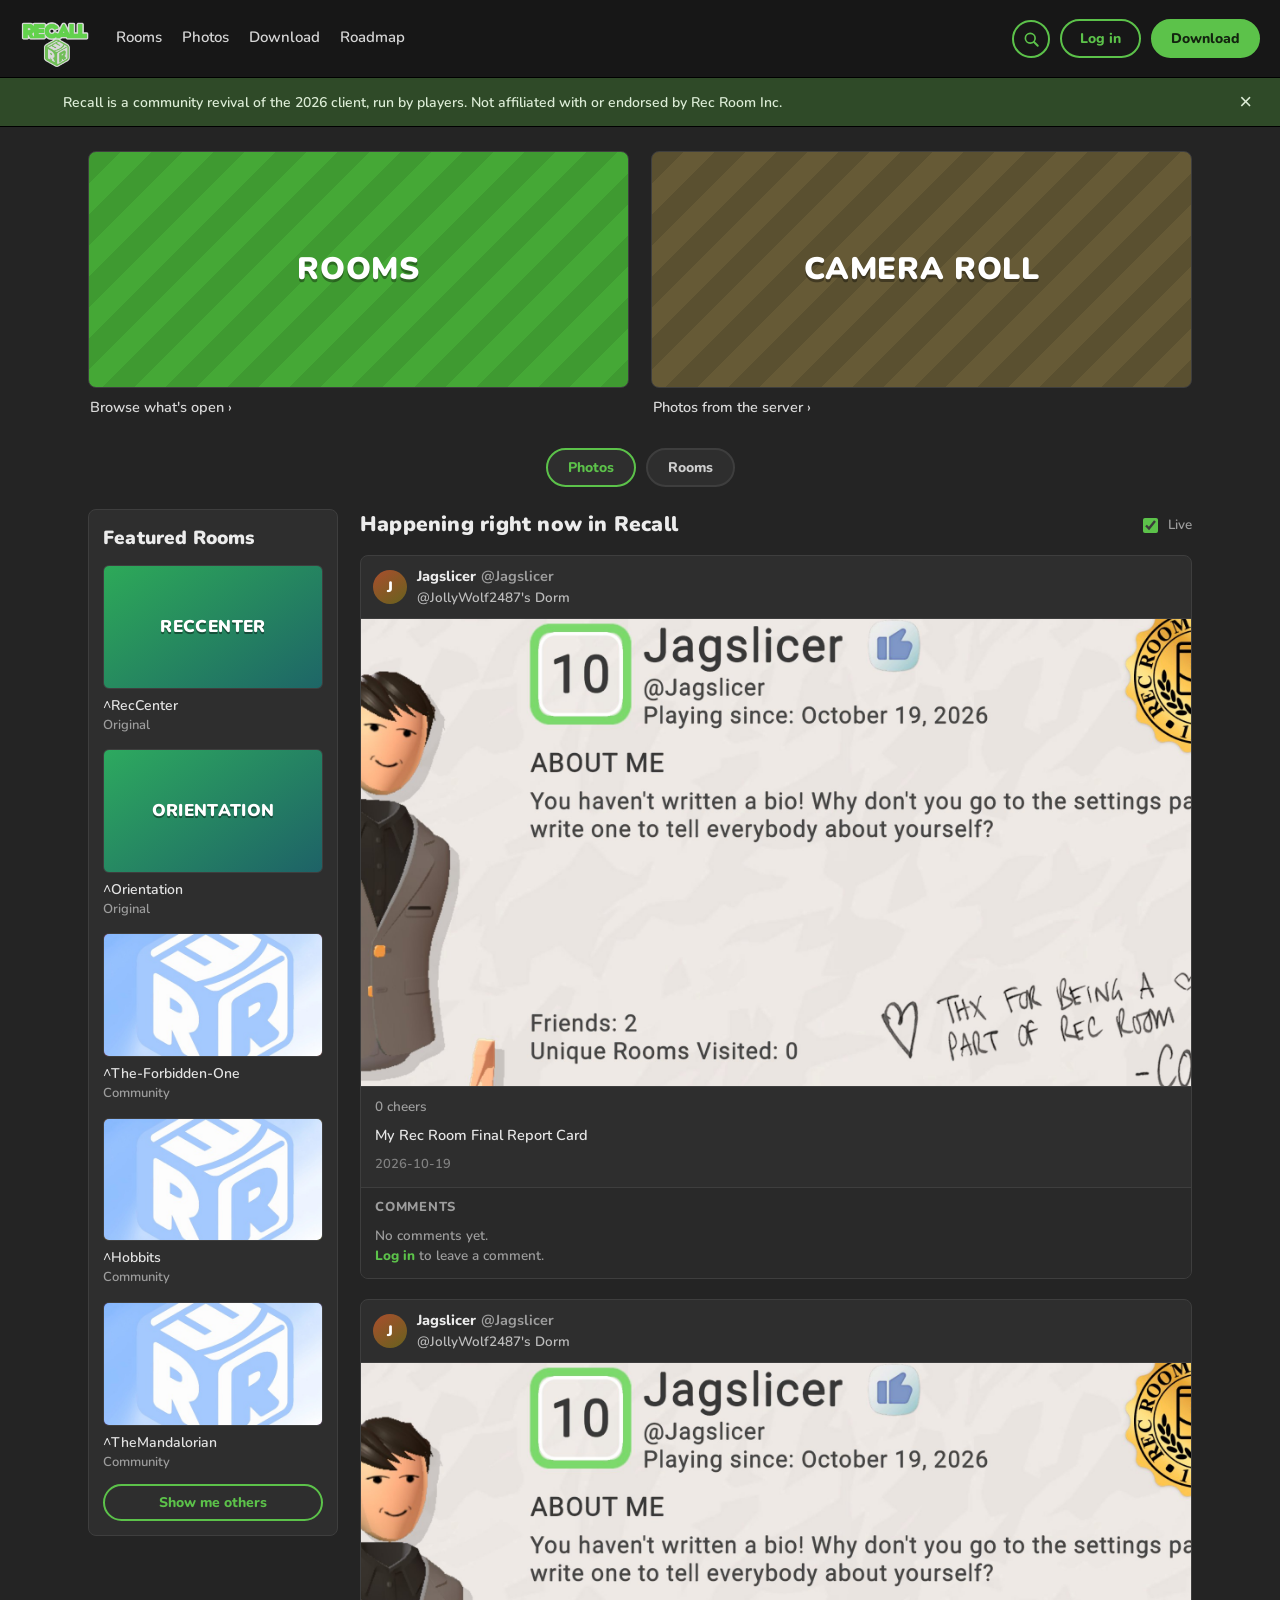
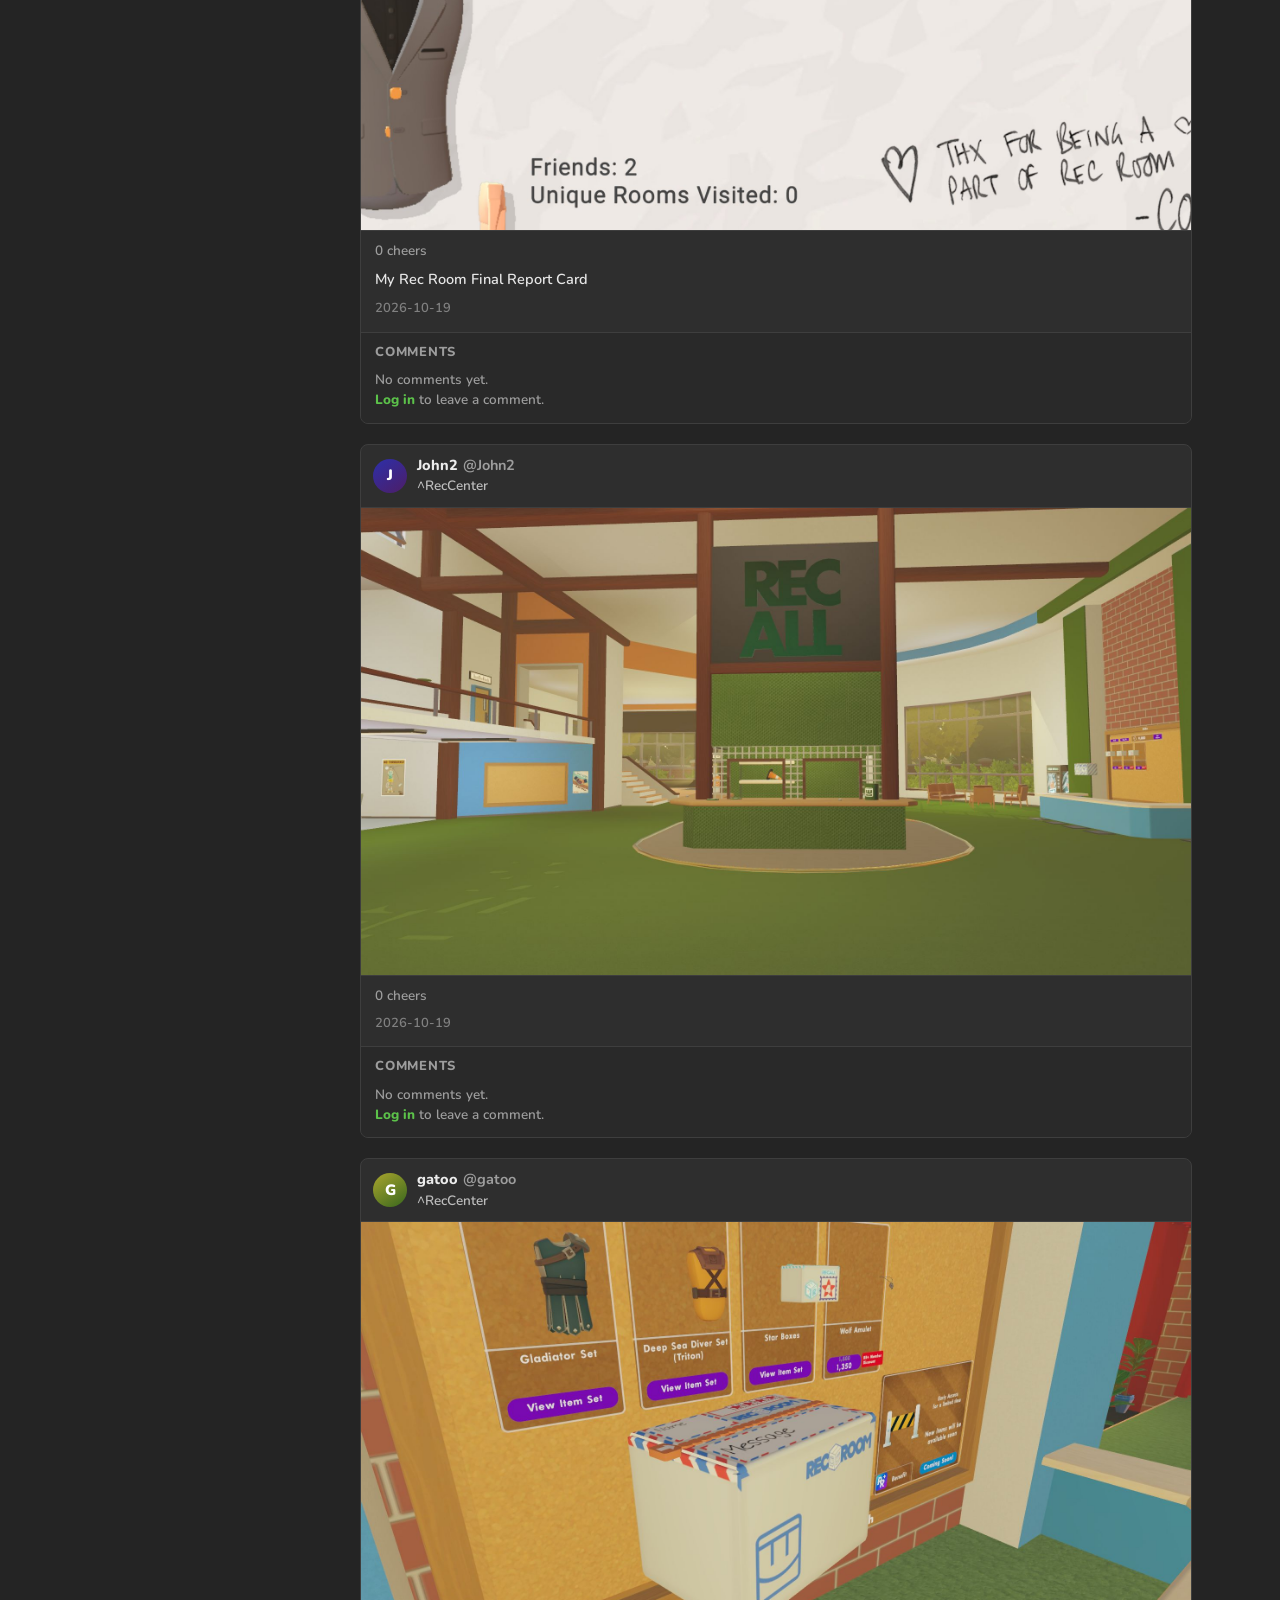
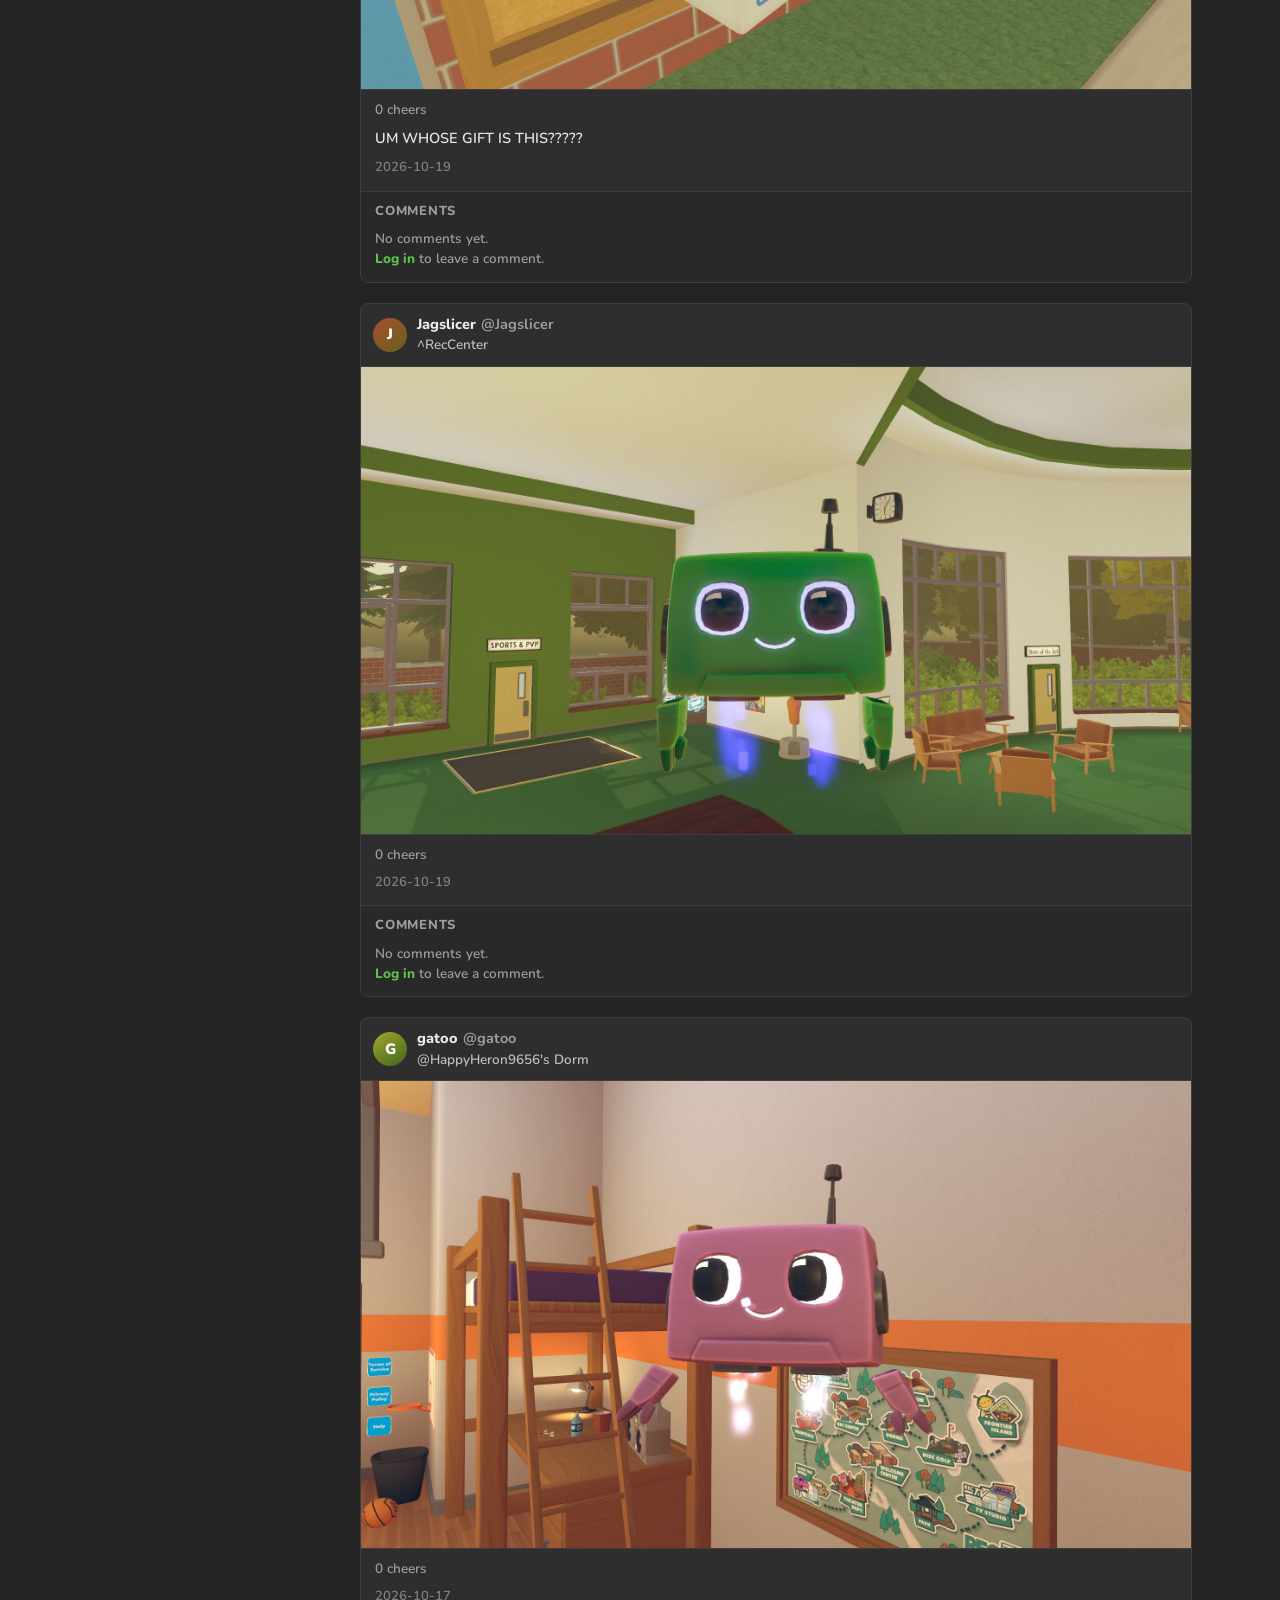
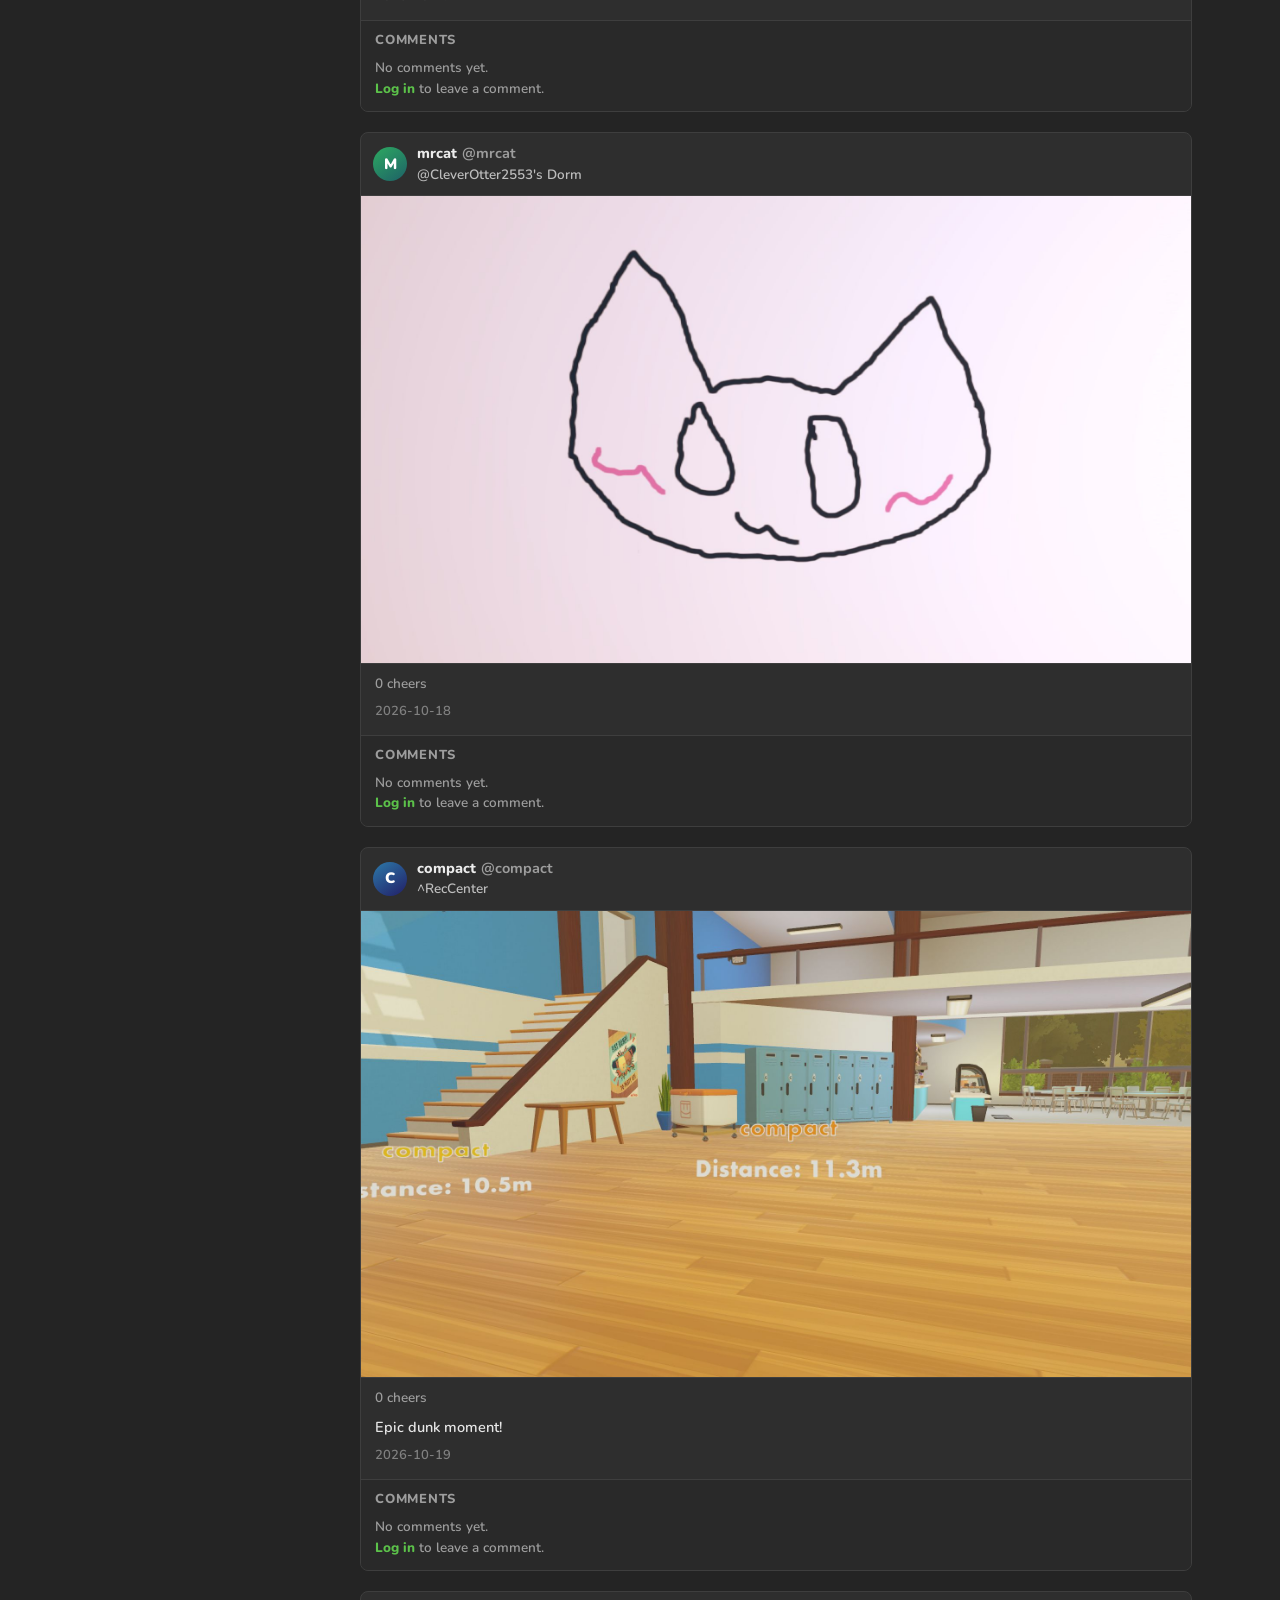
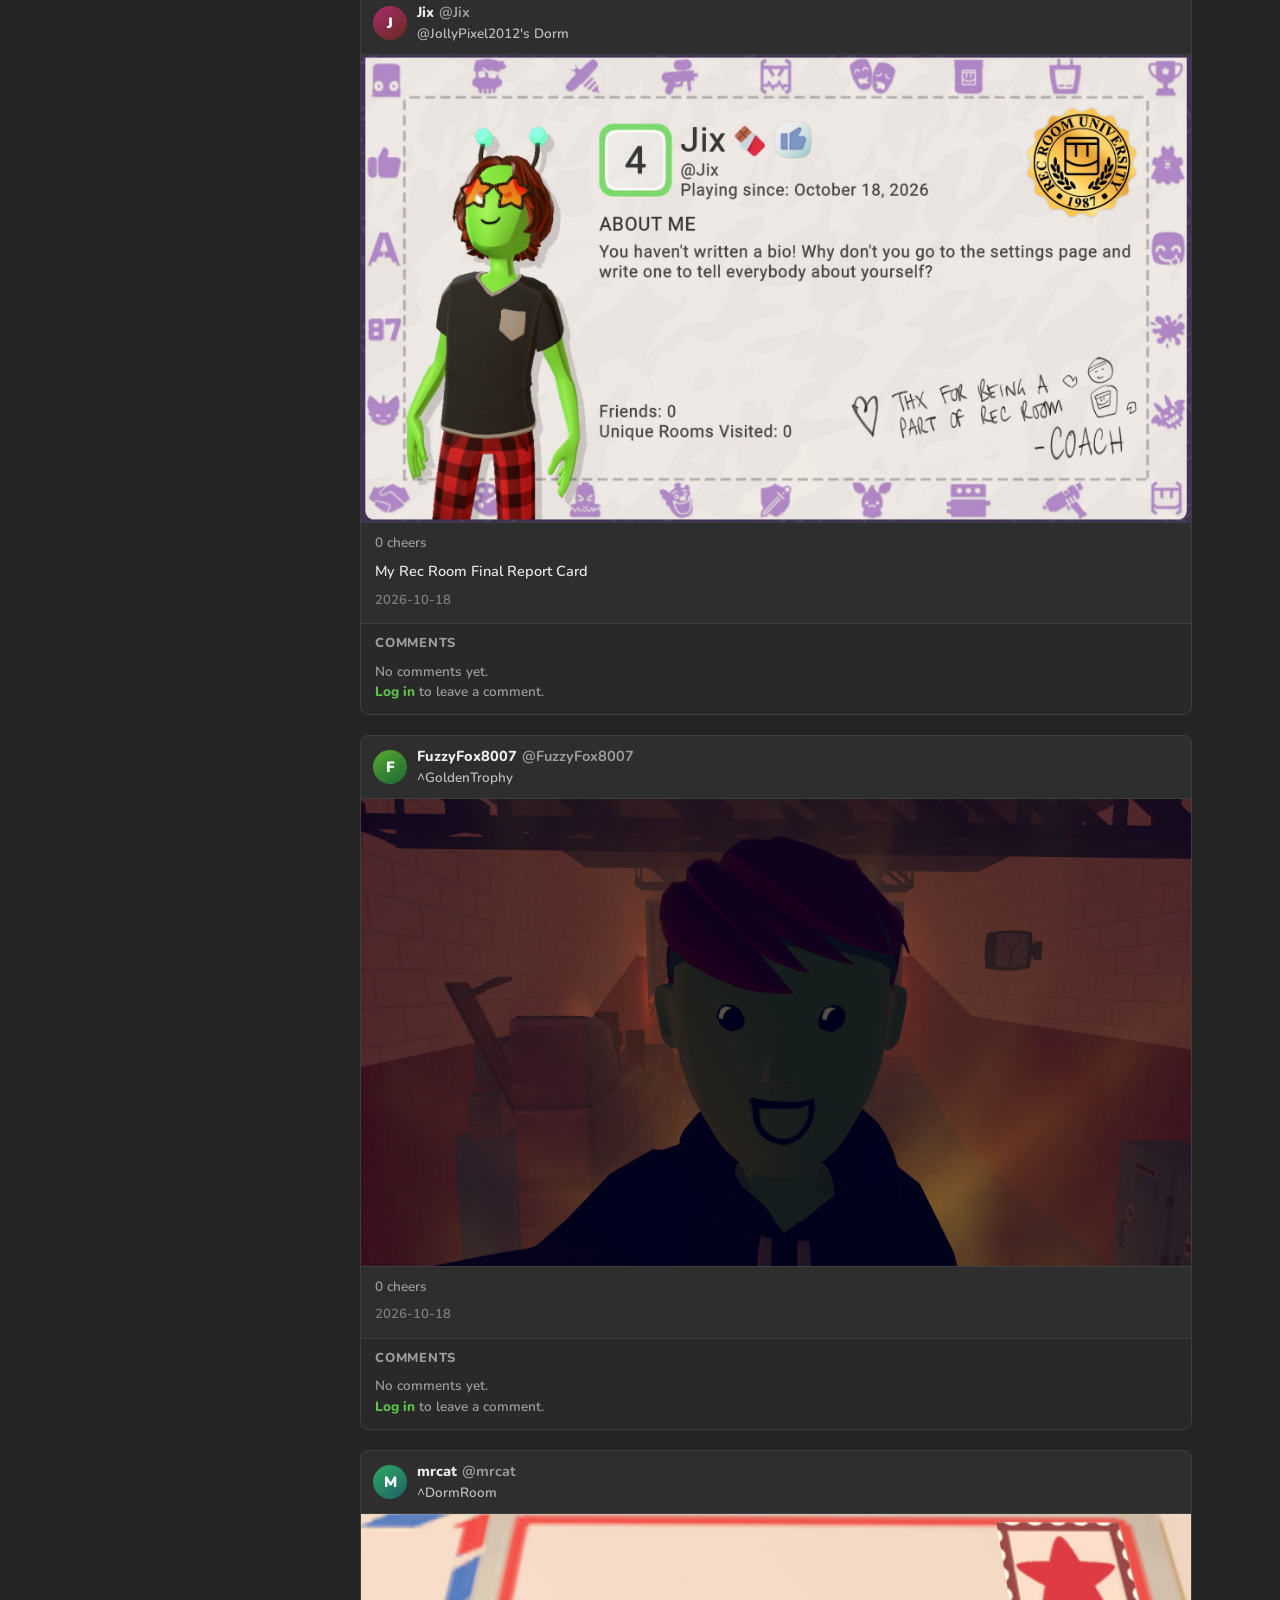
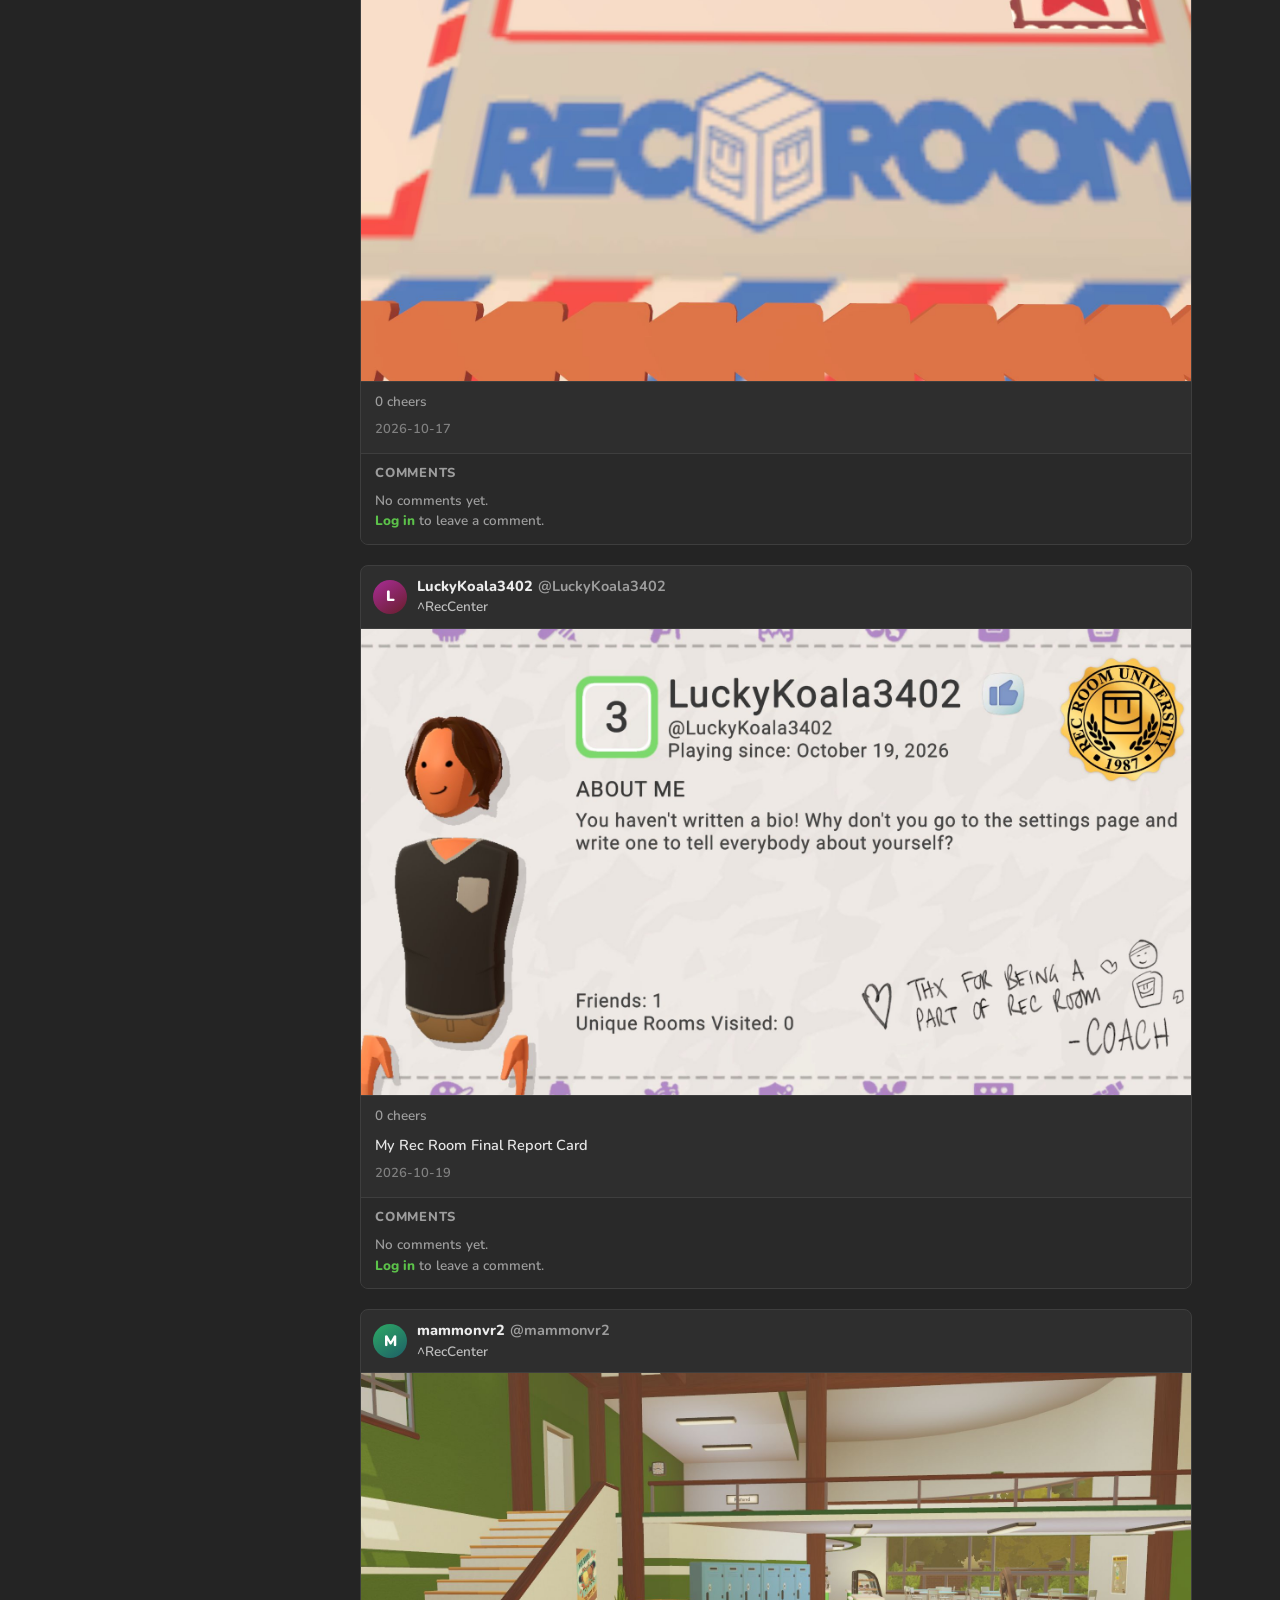
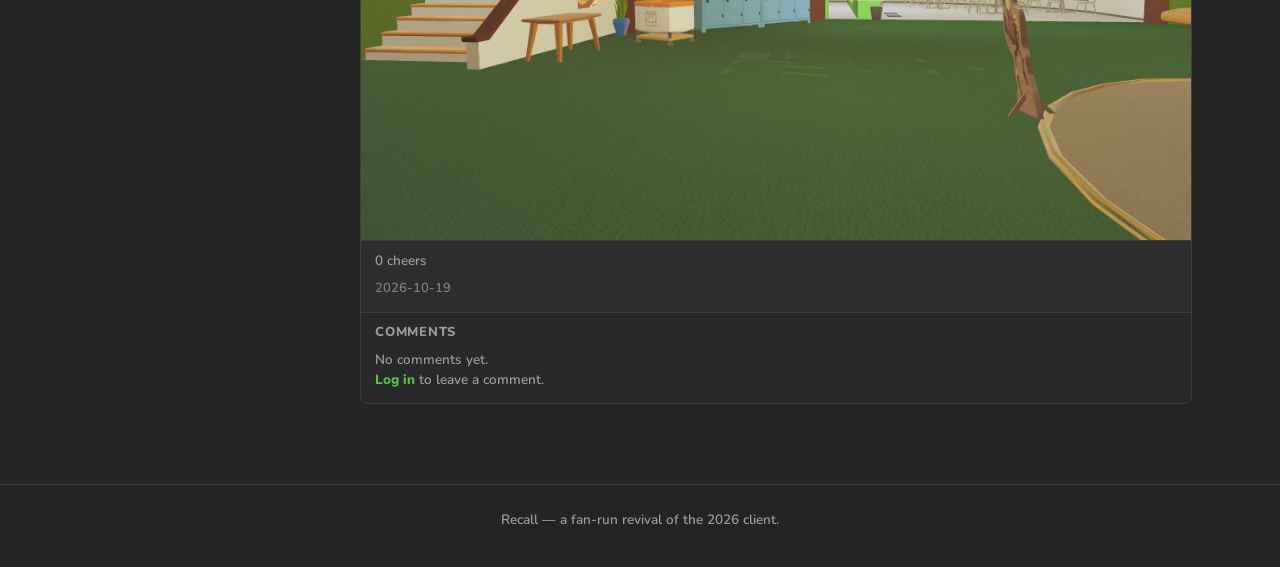
<file: index.html>
<!doctype html>
<html lang="en">
	<head>
		<meta charset="utf-8" />
		<meta name="viewport" content="width=device-width, initial-scale=1" />
		<title>Recall</title>
		<meta
			name="description"
			content="Recall is a community revival of the 2026 Rec Room client. See what players are up to right now and find a room to jump into."
		/>
		<link rel="icon" href="logo.png" />
		<link rel="preconnect" href="https://fonts.googleapis.com" />
		<link rel="preconnect" href="https://fonts.gstatic.com" crossorigin />
		<link
			href="https://fonts.googleapis.com/css2?family=Nunito:wght@600;700;800;900&display=swap"
			rel="stylesheet"
		/>
		<link rel="stylesheet" href="styles.css" />
	</head>
	<body>
		<header class="topbar">
			<a class="brand" href="index.html"><img src="logo.png" alt="Recall" /></a>
			<nav class="topnav">
				<a href="#rooms">Rooms</a>
				<a href="#feed">Photos</a>
				<a href="download.html">Download</a>
				<a href="roadmap.html">Roadmap</a>
			</nav>
			<div class="topbar-right" data-account></div>
		</header>

		<div class="notice" data-notice>
			<p>
				Recall is a community revival of the 2026 client, run by players. Not affiliated with
				or endorsed by Rec Room Inc.
			</p>
			<button type="button" aria-label="Dismiss" data-notice-close>&times;</button>
		</div>

		<main id="top">
			<section class="promos">
				<a class="promo" href="#rooms">
					<div class="promo-art art-rooms"><span>Rooms</span></div>
					<p>Browse what's open &rsaquo;</p>
				</a>
				<a class="promo" href="#feed">
					<div class="promo-art art-cam"><span>Camera Roll</span></div>
					<p>Photos from the server &rsaquo;</p>
				</a>
			</section>

			<div class="tabs">
				<button class="tab is-on" type="button" data-tab="feed">Photos</button>
				<button class="tab" type="button" data-tab="rooms">Rooms</button>
			</div>

			<div class="columns">
				<aside class="side" id="rooms">
					<h2>Featured Rooms</h2>
					<div class="side-list" data-side-rooms></div>
					<button class="pill ghost wide" type="button" data-reroll>Show me others</button>
				</aside>

				<section class="feed" id="feed">
					<div class="feed-head">
						<h2>Happening right now in Recall</h2>
						<label class="live">
							<input type="checkbox" data-live checked />
							<span>Live</span>
						</label>
					</div>
					<div data-feed>
						<p class="empty">Loading photos&hellip;</p>
					</div>
				</section>
			</div>

			<section class="rooms-grid-wrap" data-rooms-panel hidden>
				<h2>All rooms on the server</h2>
				<div class="rooms-grid" data-rooms></div>
			</section>
		</main>

		<footer>
			<p>Recall &mdash; a fan-run revival of the 2026 client.</p>
		</footer>

		<div class="lightbox" data-lightbox hidden>
			<button class="lightbox-close" type="button" aria-label="Close">&times;</button>
			<img alt="" />
		</div>

		<script src="site.js"></script>
		<script src="search.js"></script>
		<script src="app.js"></script>
	</body>
</html>
</file>
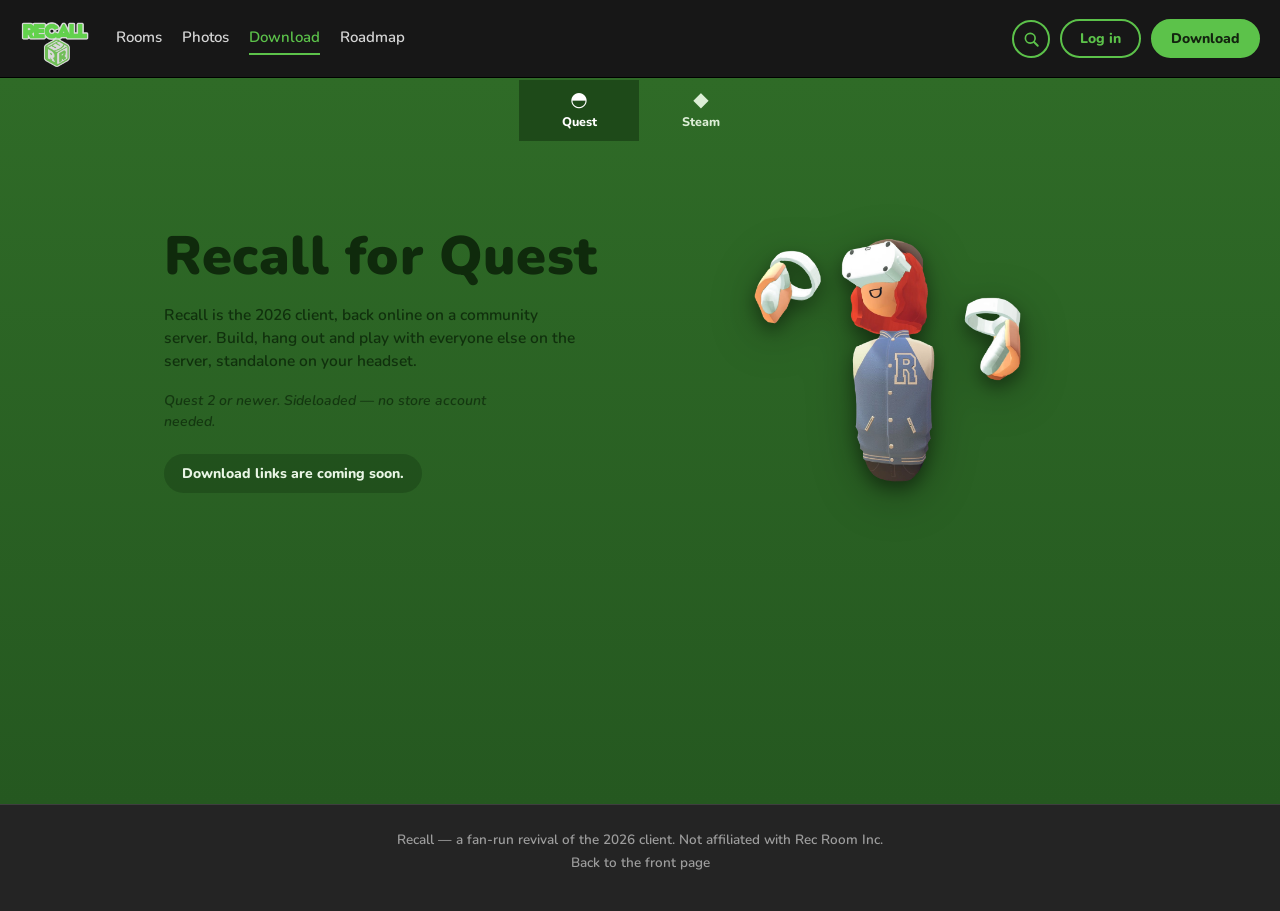
<file: download.html>
<!doctype html>
<html lang="en">
	<head>
		<meta charset="utf-8" />
		<meta name="viewport" content="width=device-width, initial-scale=1" />
		<title>Download &middot; Recall</title>
		<meta name="description" content="Get Recall on Quest or on PC through Steam." />
		<link rel="icon" href="logo.png" />
		<link rel="preconnect" href="https://fonts.googleapis.com" />
		<link rel="preconnect" href="https://fonts.gstatic.com" crossorigin />
		<link
			href="https://fonts.googleapis.com/css2?family=Nunito:wght@600;700;800;900&display=swap"
			rel="stylesheet"
		/>
		<link rel="stylesheet" href="styles.css" />
	</head>
	<body>
		<header class="topbar">
			<a class="brand" href="index.html"><img src="logo.png" alt="Recall" /></a>
			<nav class="topnav">
				<a href="index.html#rooms">Rooms</a>
				<a href="index.html#feed">Photos</a>
				<a href="download.html" class="is-on">Download</a>
				<a href="roadmap.html">Roadmap</a>
			</nav>
			<div class="topbar-right" data-account></div>
		</header>

		<section class="dl">
			<div class="dl-tabs">
				<button class="dl-tab is-on" type="button" data-platform="quest">
					<span class="dl-icon">◓</span>
					<span>Quest</span>
				</button>
				<button class="dl-tab" type="button" data-platform="steam">
					<span class="dl-icon">◆</span>
					<span>Steam</span>
				</button>
			</div>

			<div class="dl-body">
				<div class="dl-copy">
					<h1 data-dl-title>Recall for Quest</h1>
					<p data-dl-text></p>
					<p class="dl-req" data-dl-req></p>
					<p class="dl-soon">Download links are coming soon.</p>
				</div>
				<div class="dl-art"><img data-dl-image src="Quest.png" alt="Recall for Quest" /></div>
			</div>
		</section>

		<footer>
			<p>Recall &mdash; a fan-run revival of the 2026 client. Not affiliated with Rec Room Inc.</p>
			<p><a href="index.html">Back to the front page</a></p>
		</footer>

		<script src="site.js"></script>
		<script src="search.js"></script>
		<script>
			const PLATFORMS = {
				quest: {
					title: 'Recall for Quest',
					text: 'Recall is the 2026 client, back online on a community server. Build, hang out and play with everyone else on the server, standalone on your headset.',
					req: 'Quest 2 or newer. Sideloaded — no store account needed.',
					image: 'Quest.png',
					alt: 'Recall for Quest',
				},
				steam: {
					title: 'Recall for Steam',
					text: 'Play Recall on PC in VR or on a flat screen. The launcher patches your copy of the 2026 client and points it at the Recall server.',
					req: 'Windows 10 or later, plus the 2026 client on Steam.',
					image: 'Steam.png',
					alt: 'Recall for Steam',
				},
			}
			const title = document.querySelector('[data-dl-title]')
			const text = document.querySelector('[data-dl-text]')
			const req = document.querySelector('[data-dl-req]')
			const image = document.querySelector('[data-dl-image]')
			const show = (key) => {
				const platform = PLATFORMS[key]
				document.body.dataset.platform = key
				title.textContent = platform.title
				text.textContent = platform.text
				req.textContent = platform.req
				image.src = platform.image
				image.alt = platform.alt
			}
			for (const tab of document.querySelectorAll('.dl-tab')) {
				tab.addEventListener('click', () => {
					for (const other of document.querySelectorAll('.dl-tab')) {
						other.classList.toggle('is-on', other === tab)
					}
					show(tab.dataset.platform)
				})
			}
			show('quest')
		</script>
	</body>
</html>
</file>
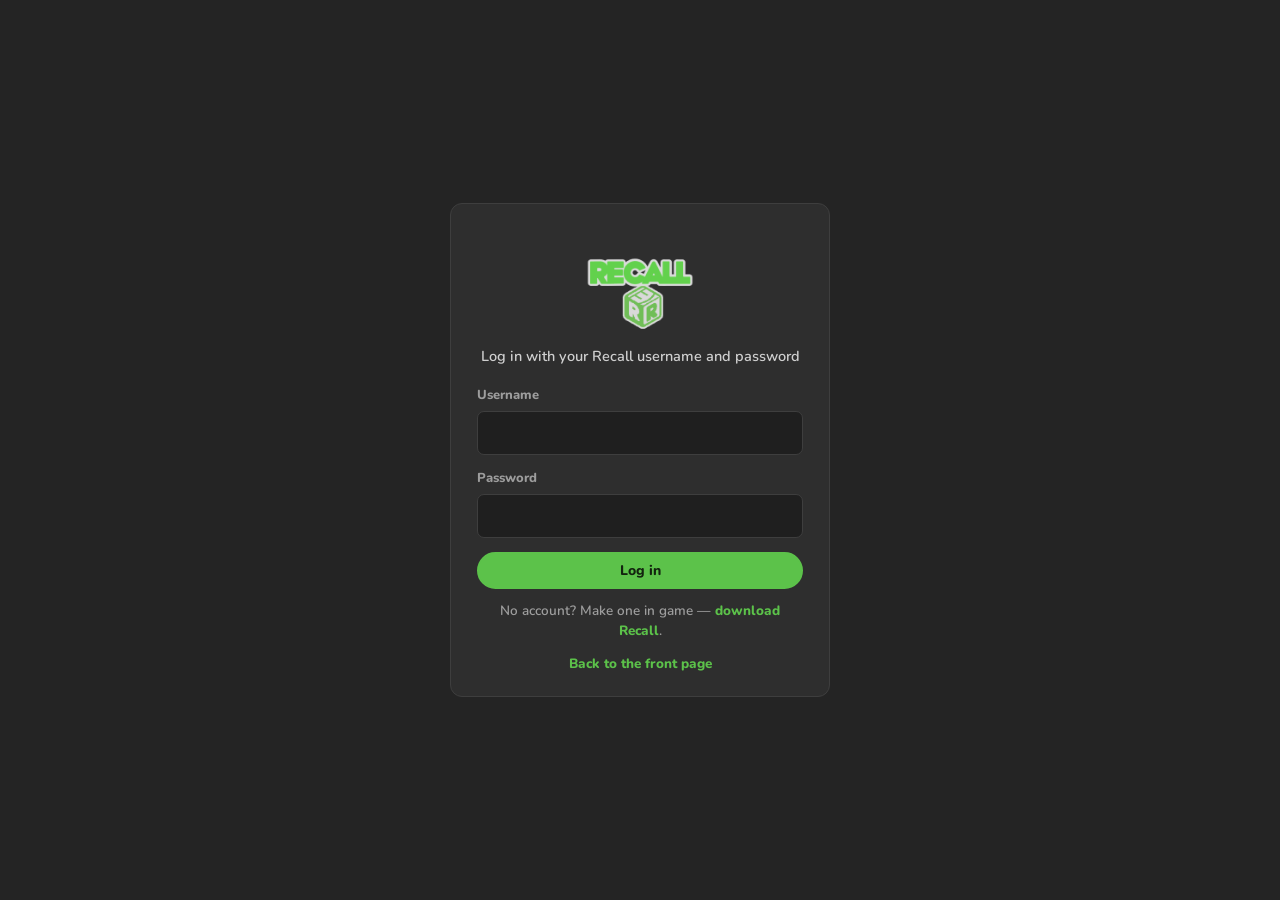
<file: login.html>
<!doctype html>
<html lang="en">
	<head>
		<meta charset="utf-8" />
		<meta name="viewport" content="width=device-width, initial-scale=1" />
		<title>Log in &middot; Recall</title>
		<meta name="description" content="Log in to Recall with your Recall username and password." />
		<link rel="icon" href="logo.png" />
		<link rel="preconnect" href="https://fonts.googleapis.com" />
		<link rel="preconnect" href="https://fonts.gstatic.com" crossorigin />
		<link
			href="https://fonts.googleapis.com/css2?family=Nunito:wght@600;700;800;900&display=swap"
			rel="stylesheet"
		/>
		<link rel="stylesheet" href="styles.css" />
	</head>
	<body class="centered">
		<main class="card">
			<a class="card-logo" href="index.html"><img src="logo.png" alt="Recall" /></a>

			<p class="card-lede">Log in with your Recall username and password</p>

			<p class="formerror" data-error hidden></p>

			<form data-login>
				<label>
					<span>Username</span>
					<input name="username" autocomplete="username" required />
				</label>
				<label>
					<span>Password</span>
					<input name="password" type="password" autocomplete="current-password" required />
				</label>
				<button class="pill solid wide" type="submit">Log in</button>
			</form>

			<p class="card-foot">
				No account? Make one in game &mdash; <a href="download.html">download Recall</a>.
			</p>
			<p class="card-foot"><a href="index.html">Back to the front page</a></p>
		</main>

		<script src="site.js"></script>
		<script>
			const form = document.querySelector('[data-login]')
			const error = document.querySelector('[data-error]')
			form.addEventListener('submit', async (e) => {
				e.preventDefault()
				const button = form.querySelector('button')
				const data = new FormData(form)
				error.hidden = true
				button.disabled = true
				button.textContent = 'Logging in…'
				try {
					session.write(await signIn(data.get('username').trim(), data.get('password')))
					location.href = 'index.html'
				} catch (err) {
					error.textContent = err.message
					error.hidden = false
					button.disabled = false
					button.textContent = 'Log in'
				}
			})
		</script>
	</body>
</html>
</file>
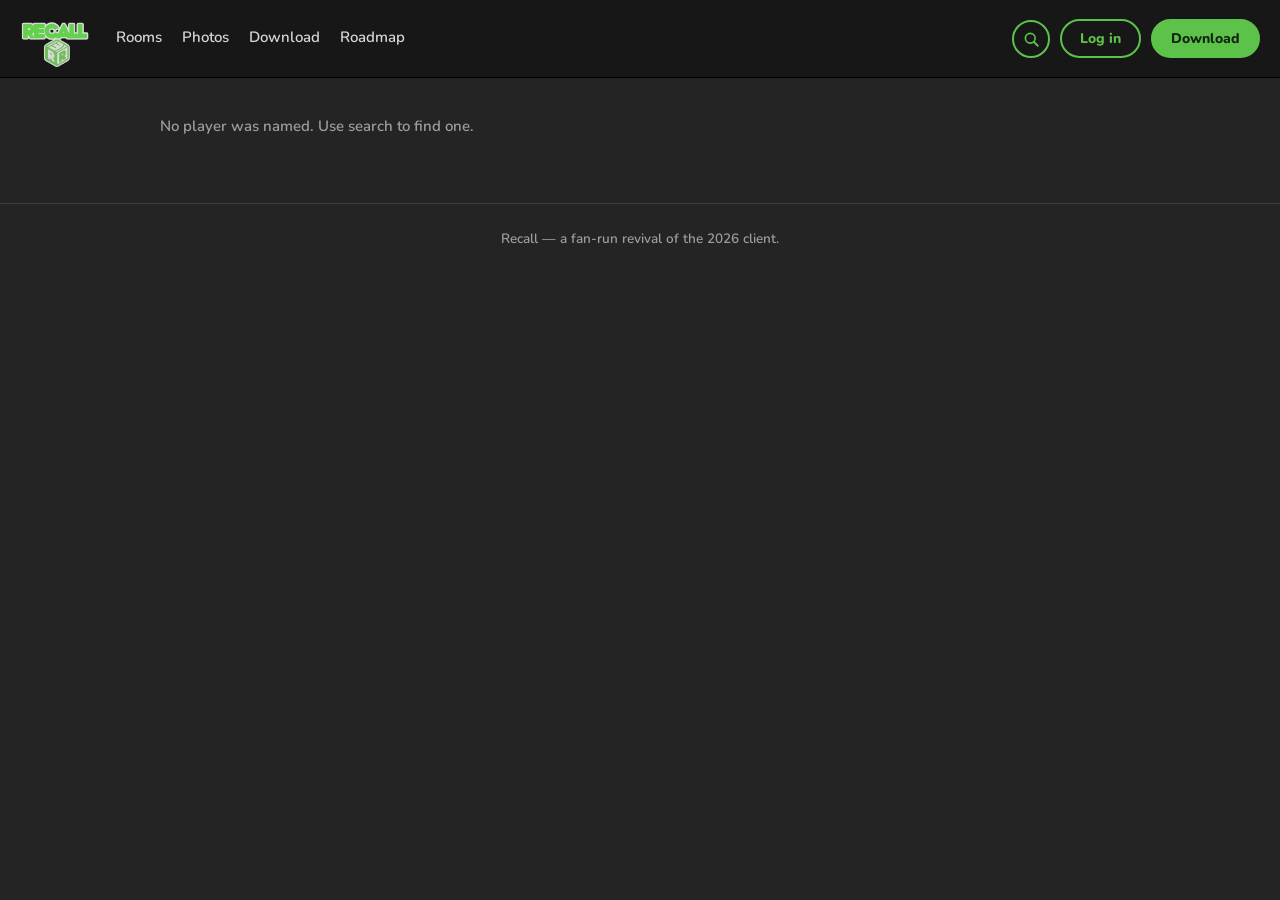
<file: profile.html>
<!doctype html>
<html lang="en">
	<head>
		<meta charset="utf-8" />
		<meta name="viewport" content="width=device-width, initial-scale=1" />
		<title>Profile &middot; Recall</title>
		<meta name="description" content="A Recall player's profile: their photos, their rooms and their bio." />
		<link rel="icon" href="logo.png" />
		<link rel="preconnect" href="https://fonts.googleapis.com" />
		<link rel="preconnect" href="https://fonts.gstatic.com" crossorigin />
		<link
			href="https://fonts.googleapis.com/css2?family=Nunito:wght@600;700;800;900&display=swap"
			rel="stylesheet"
		/>
		<link rel="stylesheet" href="styles.css" />
	</head>
	<body>
		<header class="topbar">
			<a class="brand" href="index.html"><img src="logo.png" alt="Recall" /></a>
			<nav class="topnav">
				<a href="index.html#rooms">Rooms</a>
				<a href="index.html#feed">Photos</a>
				<a href="download.html">Download</a>
				<a href="roadmap.html">Roadmap</a>
			</nav>
			<div class="topbar-right" data-account></div>
		</header>

		<main class="profile" data-profile>
			<p class="empty">Loading profile&hellip;</p>
		</main>

		<footer>
			<p>Recall &mdash; a fan-run revival of the 2026 client.</p>
		</footer>

		<div class="lightbox" data-lightbox hidden>
			<button class="lightbox-close" type="button" aria-label="Close">&times;</button>
			<img alt="" />
		</div>

		<script src="site.js"></script>
		<script src="search.js"></script>
		<script src="profile.js"></script>
	</body>
</html>
</file>
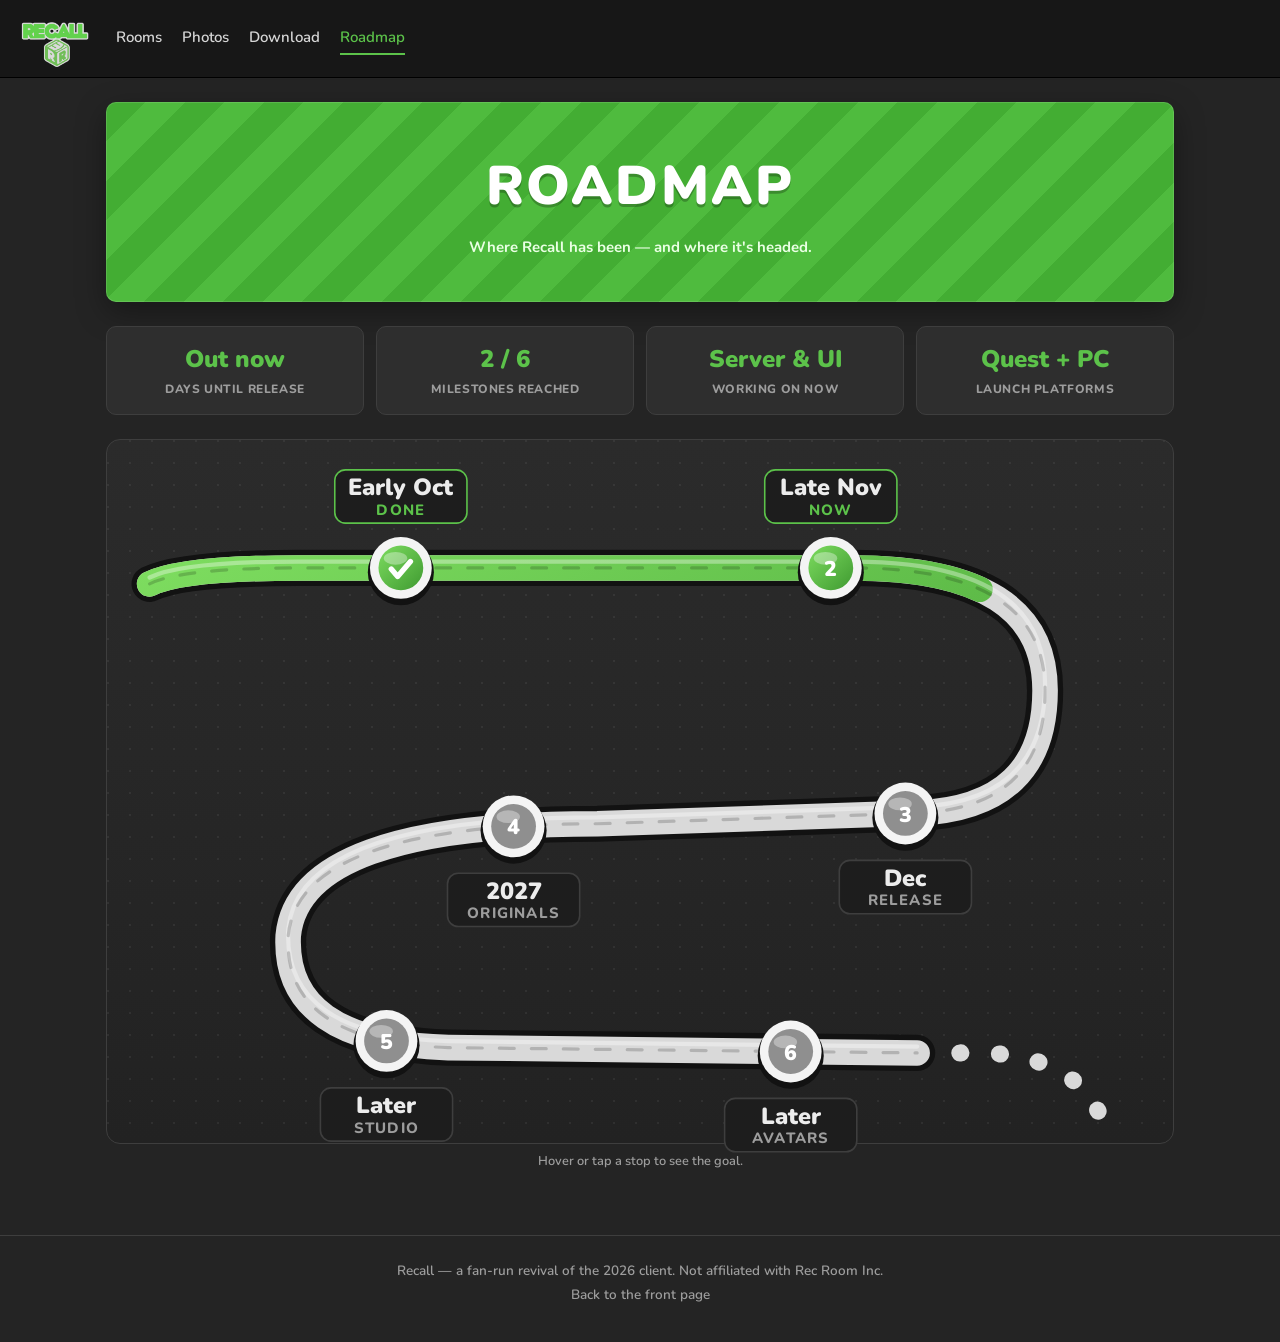
<file: roadmap.html>
<!doctype html>
<html lang="en">
	<head>
		<meta charset="utf-8" />
		<meta name="viewport" content="width=device-width, initial-scale=1" />
		<title>Roadmap &middot; Recall</title>
		<meta name="description" content="Where Recall has been and where it's going." />
		<link rel="icon" href="logo.png" />
		<link rel="preconnect" href="https://fonts.googleapis.com" />
		<link rel="preconnect" href="https://fonts.gstatic.com" crossorigin />
		<link
			href="https://fonts.googleapis.com/css2?family=Nunito:wght@600;700;800;900&display=swap"
			rel="stylesheet"
		/>
		<link rel="stylesheet" href="styles.css" />
		<style>
			.rm { max-width: 1100px; margin: 0 auto; padding: 0 16px 64px; }

			.rm-hero {
				margin: 24px 0 24px; border-radius: 10px; padding: 44px 28px; text-align: center;
				background: repeating-linear-gradient(135deg, #43ad33 0 28px, #4fbb3e 28px 56px);
				box-shadow: inset 0 0 0 1px rgba(255,255,255,.12), 0 10px 30px rgba(0,0,0,.35);
			}
			.rm-hero h1 { margin: 0; font-size: clamp(2rem, 6vw, 3.4rem); font-weight: 900; letter-spacing: .04em; color: #fff; text-shadow: 0 3px 0 rgba(0,0,0,.25); }
			.rm-hero p { margin: 8px 0 0; color: #eaffe4; font-weight: 700; }

			.rm-stats { display: grid; grid-template-columns: repeat(4, 1fr); gap: 12px; margin: 0 0 24px; }
			.rm-stat { background: var(--panel); border: 1px solid var(--line); border-radius: 10px; padding: 14px 16px; text-align: center; }
			.rm-stat b { display: block; font-size: 1.5rem; font-weight: 900; color: var(--green); }
			.rm-stat span { font-size: .75rem; font-weight: 800; color: var(--muted); text-transform: uppercase; letter-spacing: .05em; }

			/* the board */
			.rm-path {
				position: relative; border-radius: 14px; margin: 0 0 8px; border: 1px solid var(--line);
				background:
					radial-gradient(circle at 1px 1px, rgba(255,255,255,.06) 1px, transparent 0) 0 0 / 22px 22px,
					linear-gradient(180deg, #2b2b2b, #222);
			}
			.rm-path svg { display: block; width: 100%; height: auto; overflow: visible; }

			/* road: dark casing, light surface, dashed centre lane */
			.rm-case { fill: none; stroke: #121212; stroke-width: 34; stroke-linecap: round; stroke-linejoin: round; }
			.rm-road { fill: none; stroke: #d9d9d9; stroke-width: 24; stroke-linecap: round; stroke-linejoin: round; }
			.rm-green { fill: none; stroke: url(#rm-g); stroke-width: 24; stroke-linecap: round; stroke-linejoin: round; }
			.rm-lane { fill: none; stroke: rgba(0,0,0,.18); stroke-width: 3; stroke-dasharray: 14 16; stroke-linecap: round; }
			.rm-shine { fill: none; stroke: rgba(255,255,255,.35); stroke-width: 4; stroke-linecap: round; transform: translateY(-6px); }
			.rm-trail { fill: none; stroke: #d9d9d9; stroke-width: 16; stroke-linecap: round; stroke-dasharray: 1 36; }

			/* stops */
			.rm-node { cursor: pointer; outline: none; }
			.rm-node .base { fill: #121212; }
			.rm-node .ring { fill: #f4f4f4; }
			.rm-node .core { fill: #8f8f8f; }
			.rm-node .gloss { fill: rgba(255,255,255,.35); }
			.rm-node .mark { fill: none; stroke: #fff; stroke-width: 5; stroke-linecap: round; stroke-linejoin: round; }
			.rm-node .num { fill: #fff; font: 900 20px Nunito, sans-serif; text-anchor: middle; dominant-baseline: central; }
			.rm-node.done .core, .rm-node.now .core { fill: url(#rm-g); }
			.rm-node .halo { fill: none; stroke: var(--green); stroke-width: 3; opacity: 0; }
			.rm-node.now .halo { animation: halo 2s ease-out infinite; }
			@keyframes halo { 0% { r: 30; opacity: .9; } 100% { r: 54; opacity: 0; } }
			.rm-node .bob { transition: transform .2s; transform-box: fill-box; transform-origin: center; }
			.rm-node:hover .bob, .rm-node:focus .bob, .rm-node.open .bob { transform: scale(1.15); }

			.rm-node .date { fill: var(--text); font: 900 22px Nunito, sans-serif; text-anchor: middle; }
			.rm-node .sub { fill: var(--muted); font: 800 14px Nunito, sans-serif; text-anchor: middle; letter-spacing: .08em; }
			.rm-node.done .sub, .rm-node.now .sub { fill: var(--green); }
			.rm-node .tag { fill: #1d1d1d; stroke: var(--line); stroke-width: 1.5; }
			.rm-node.done .tag, .rm-node.now .tag { stroke: var(--green); }

			.rm-bubble { position: absolute; z-index: 5; width: 250px; transform: translate(-50%, calc(-100% - 30px)); background: #fff; color: #1d1d1d; border-radius: 12px; padding: 12px 14px; box-shadow: 0 10px 30px rgba(0,0,0,.45); pointer-events: none; border-top: 5px solid var(--green); }
			.rm-bubble::after { content: ""; position: absolute; left: var(--tip, 50%); bottom: -9px; margin-left: -9px; border: 9px solid transparent; border-bottom: 0; border-top-color: #fff; }
			.rm-bubble h3 { margin: 0 0 4px; font-size: 1rem; font-weight: 900; }
			.rm-bubble small { display: inline-block; margin-bottom: 4px; font-weight: 900; font-size: .7rem; text-transform: uppercase; letter-spacing: .06em; color: #2c7a20; }
			.rm-bubble p { margin: 0; font-size: .88rem; line-height: 1.4; color: #444; }
			.rm-hint { text-align: center; color: var(--muted); font-size: .8rem; margin: 0; }

			@media (max-width: 640px) {
				.rm-hero { padding: 32px 16px; }
				.rm-stats { grid-template-columns: 1fr 1fr; }
				.rm-bubble { width: 190px; }
			}
		</style>
	</head>
	<body>
		<header class="topbar">
			<a class="brand" href="index.html"><img src="logo.png" alt="Recall" /></a>
			<nav class="topnav">
				<a href="index.html#rooms">Rooms</a>
				<a href="index.html#feed">Photos</a>
				<a href="download.html">Download</a>
				<a href="roadmap.html" class="is-on">Roadmap</a>
			</nav>
			<div class="topbar-right" data-account></div>
		</header>

		<main class="rm">
			<section class="rm-hero">
				<h1>ROADMAP</h1>
				<p>Where Recall has been &mdash; and where it's headed.</p>
			</section>

			<div class="rm-stats">
				<div class="rm-stat"><b data-days>&ndash;</b><span>days until release</span></div>
				<div class="rm-stat"><b>2 / 6</b><span>milestones reached</span></div>
				<div class="rm-stat"><b>Server &amp; UI</b><span>working on now</span></div>
				<div class="rm-stat"><b>Quest + PC</b><span>launch platforms</span></div>
			</div>

			<div class="rm-path" data-path>
				<svg viewBox="0 0 1000 660" role="img" aria-label="Recall roadmap path">
					<defs>
						<linearGradient id="rm-g" x1="0" y1="0" x2="1" y2="1">
							<stop offset="0" stop-color="#7ddc5f" />
							<stop offset="1" stop-color="#3f9a31" />
						</linearGradient>
					</defs>
					<path class="rm-trail" d="M800,575 Q900,571 930,630" />
					<path class="rm-case" data-road />
					<path class="rm-road" data-road id="rm-road" />
					<path class="rm-green" data-road />
					<path class="rm-shine" data-road />
					<path class="rm-lane" data-road />
					<g data-nodes></g>
				</svg>
				<div class="rm-bubble" data-bubble hidden></div>
			</div>
			<p class="rm-hint">Hover or tap a stop to see the goal.</p>
		</main>

		<footer>
			<p>Recall &mdash; a fan-run revival of the 2026 client. Not affiliated with Rec Room Inc.</p>
			<p><a href="index.html">Back to the front page</a></p>
		</footer>

		<script>
			const STOPS = [
				{ at: 0.10, s: "done", date: "Early Oct", sub: "DONE", title: "The Start", text: "Recall kicks off: the 2026 client boots on our own server and the first rooms load." },
				{ at: 0.27, s: "now", date: "Late Nov", sub: "NOW", title: "Server & UI Upgrades", text: "Faster, more stable servers and the new lime Recall look across menus, loading screens and this website." },
				{ at: 0.465, s: "", date: "Dec", sub: "RELEASE", title: "Planned Release", text: "Early to late December: Recall opens to players on Quest and PC." },
				{ at: 0.62, s: "", date: "2027", sub: "ORIGINALS", title: "Recall Original Games", text: "Brand-new games and rooms made by the Recall team." },
				{ at: 0.79, s: "", date: "Later", sub: "STUDIO", title: "Rec Room Studio", text: "Build and publish your own rooms with Studio and creator tools." },
				{ at: 0.95, s: "", date: "Later", sub: "AVATARS", title: "Avatar Studio & More", text: "Custom avatar items, and whatever the community asks for next." },
			];
			const D = "M40,135 Q70,120 180,120 L700,120 Q880,120 880,235 Q880,345 760,350 L460,360 Q180,360 170,465 Q165,565 320,570 L760,575";
			const NS = "http://www.w3.org/2000/svg";
			const box = document.querySelector("[data-path]");
			box.querySelectorAll("[data-road]").forEach((p) => p.setAttribute("d", D));
			const road = document.getElementById("rm-road");
			const green = box.querySelector(".rm-green");
			const nodes = box.querySelector("[data-nodes]");
			const bubble = box.querySelector("[data-bubble]");
			const len = road.getTotalLength();
			const el = (t, a) => { const e = document.createElementNS(NS, t); for (const k in a) e.setAttribute(k, a[k]); return e; };

			// Green progress ends a little past the "now" stop and draws in on load.
			const now = STOPS.find((x) => x.s === "now");
			green.style.strokeDasharray = len + " " + len;
			green.style.strokeDashoffset = len;
			green.getBoundingClientRect();
			green.style.transition = "stroke-dashoffset 1.8s cubic-bezier(.3,.7,.2,1)";
			requestAnimationFrame(() => (green.style.strokeDashoffset = len * (1 - (now.at + 0.06))));

			let open = null;
			function show(g, st) {
				if (open) open.classList.remove("open");
				open = g; g.classList.add("open");
				bubble.innerHTML = "<small>" + st.date + " · " + st.sub + "</small><h3>" + st.title + "</h3><p>" + st.text + "</p>";
				bubble.hidden = false;
				const r = box.getBoundingClientRect(), k = r.width / 1000;
				const want = st.x * k, half = bubble.offsetWidth / 2;
				const x = Math.min(Math.max(want, half + 6), r.width - half - 6);
				bubble.style.left = x + "px";
				bubble.style.setProperty("--tip", "calc(50% + " + (want - x) + "px)");
				bubble.style.top = (st.y - 30) * k + "px";
			}
			function hide() { if (open) open.classList.remove("open"); open = null; bubble.hidden = true; }

			STOPS.forEach((st, i) => {
				const p = road.getPointAtLength(len * st.at);
				const x = p.x, y = p.y;
				st.x = x; st.y = y;
				const g = el("g", { class: "rm-node " + st.s, tabindex: 0, role: "button", "aria-label": st.title });
				g.append(el("circle", { class: "halo", cx: x, cy: y, r: 30 }));
				const bob = el("g", { class: "bob" });
				bob.append(
					el("circle", { class: "base", cx: x, cy: y + 4, r: 31 }),
					el("circle", { class: "ring", cx: x, cy: y, r: 29 }),
					el("circle", { class: "core", cx: x, cy: y, r: 21 }),
					el("ellipse", { class: "gloss", cx: x - 5, cy: y - 9, rx: 11, ry: 6 })
				);
				if (st.s === "done") {
					bob.append(el("path", { class: "mark", d: "M" + (x - 9) + "," + (y + 1) + " l6,7 l12,-14" }));
				} else {
					const n = el("text", { class: "num", x: x, y: y + 1 }); n.textContent = i + 1; bob.append(n);
				}
				g.append(bob);

				// Date tag beside the ball: above on the top row, below everywhere else.
				const ty = y < 200 ? y - 92 : y + 44;
				g.append(el("rect", { class: "tag", x: x - 62, y: ty, width: 124, height: 50, rx: 10 }));
				const d = el("text", { class: "date", x: x, y: ty + 24 }); d.textContent = st.date;
				const s = el("text", { class: "sub", x: x, y: ty + 42 }); s.textContent = st.sub;
				g.append(d, s);

				g.addEventListener("mouseenter", () => show(g, st));
				g.addEventListener("mouseleave", hide);
				g.addEventListener("focus", () => show(g, st));
				g.addEventListener("blur", hide);
				g.addEventListener("click", (e) => { e.stopPropagation(); open === g ? hide() : show(g, st); });
				nodes.append(g);
			});
			document.addEventListener("click", hide);

			// Countdown to the start of December.
			const days = Math.ceil((new Date(2026, 11, 1) - new Date()) / 864e5);
			document.querySelector("[data-days]").textContent = days > 0 ? days : "Out now";
		</script>
		<script src="site.js"></script>
		<script src="search.js"></script>
	</body>
</html>
</file>
<file: styles.css>
:root {
	--page: #242424;
	--bar: #171717;
	--panel: #2e2e2e;
	--panel-2: #363636;
	--line: #3e3e3e;
	--text: #ececec;
	--muted: #9d9d9d;
	--green: #5cc24a;
	--green-dark: #3f9a31;
	--radius: 8px;
}

* {
	box-sizing: border-box;
}

body {
	margin: 0;
	background: var(--page);
	color: var(--text);
	font-family: Nunito, "Segoe UI", system-ui, sans-serif;
	font-weight: 600;
	font-size: 15px;
	line-height: 1.5;
}

h1,
h2,
h3 {
	margin: 0;
	font-weight: 900;
	letter-spacing: 0.01em;
}

a {
	color: inherit;
	text-decoration: none;
}

img {
	display: block;
	max-width: 100%;
}

/* ---------- top bar ---------- */

.topbar {
	position: sticky;
	top: 0;
	z-index: 30;
	display: flex;
	align-items: center;
	gap: 26px;
	height: 78px;
	padding: 0 20px;
	background: var(--bar);
	border-bottom: 1px solid #000;
}

.brand img {
	height: 70px;
	width: auto;
}

.topnav {
	display: flex;
	gap: 20px;
	font-size: 15px;
}

.topnav a {
	color: #d6d6d6;
	padding: 4px 0;
	border-bottom: 2px solid transparent;
}

.topnav a:hover {
	color: #fff;
	border-bottom-color: var(--green);
}

.topbar-right {
	display: flex;
	align-items: center;
	gap: 10px;
	margin-left: auto;
}

.pill {
	display: inline-flex;
	align-items: center;
	justify-content: center;
	padding: 7px 18px;
	border-radius: 999px;
	border: 2px solid var(--green);
	font-size: 14px;
	font-weight: 800;
	cursor: pointer;
	font-family: inherit;
	transition: background 0.12s, color 0.12s;
}

.pill.ghost {
	background: none;
	color: var(--green);
}

.pill.ghost:hover {
	background: rgba(92, 194, 74, 0.14);
}

.pill.solid {
	background: var(--green);
	color: #13240f;
}

.pill.solid:hover {
	background: var(--green-dark);
	color: #fff;
}

.pill.wide {
	display: flex;
	width: 100%;
	margin-top: 12px;
}

/* ---------- notice strip ---------- */

.notice {
	display: flex;
	align-items: center;
	gap: 16px;
	padding: 12px 22px;
	background: #2f4a28;
	border-bottom: 1px solid #000;
	font-size: 14px;
}

.notice[hidden] {
	display: none;
}

.notice p {
	margin: 0 auto 0 0;
	max-width: 100ch;
	color: #dcecd6;
	text-align: center;
	flex: 1;
}

.notice button {
	background: none;
	border: 0;
	color: #dcecd6;
	font-size: 22px;
	line-height: 1;
	cursor: pointer;
}

/* ---------- layout ---------- */

main {
	max-width: 1140px;
	margin: 0 auto;
	padding: 24px 18px 60px;
}

/* promo row */

.promos {
	display: grid;
	grid-template-columns: repeat(2, 1fr);
	gap: 22px;
}

.promo p {
	margin: 9px 2px 0;
	font-size: 14.5px;
	color: #d8d8d8;
}

.promo:hover p {
	color: var(--green);
}

.promo-art {
	display: grid;
	place-items: center;
	aspect-ratio: 16 / 7;
	border-radius: var(--radius);
	border: 1px solid var(--line);
	overflow: hidden;
}

.promo-art span {
	font-size: clamp(20px, 2.6vw, 31px);
	font-weight: 900;
	letter-spacing: 0.02em;
	text-transform: uppercase;
	color: #fff;
	text-shadow: 0 3px 0 rgba(0, 0, 0, 0.35);
}

.art-rooms {
	background: repeating-linear-gradient(135deg, #3f9a31 0 22px, #45a836 22px 44px);
}

.art-play {
	background: repeating-linear-gradient(135deg, #2d6f6b 0 22px, #327c77 22px 44px);
}

.art-cam {
	background: repeating-linear-gradient(135deg, #5a5030 0 22px, #665a36 22px 44px);
}

/* tabs */

.tabs {
	display: flex;
	justify-content: center;
	gap: 10px;
	margin: 30px 0 22px;
}

.tab {
	padding: 7px 20px;
	border-radius: 999px;
	border: 2px solid var(--line);
	background: var(--panel);
	color: #cfcfcf;
	font: inherit;
	font-size: 14px;
	font-weight: 800;
	cursor: pointer;
}

.tab.is-on {
	border-color: var(--green);
	color: var(--green);
}

.columns {
	display: grid;
	grid-template-columns: 250px 1fr;
	gap: 22px;
	align-items: start;
}

.columns[hidden] {
	display: none;
}

/* ---------- sidebar ---------- */

.side {
	background: var(--panel);
	border: 1px solid var(--line);
	border-radius: var(--radius);
	padding: 14px;
	scroll-margin-top: 70px;
}

.side h2 {
	font-size: 19px;
	margin-bottom: 12px;
}

.side-list {
	display: grid;
	gap: 14px;
}

.side-room {
	display: block;
}

.side-room .art {
	display: grid;
	place-items: center;
	aspect-ratio: 16 / 9;
	border-radius: 6px;
	border: 1px solid var(--line);
	background: var(--art);
	padding: 8px;
	text-align: center;
}

.side-room .art span {
	font-size: 17px;
	font-weight: 900;
	color: #fff;
	text-transform: uppercase;
	letter-spacing: 0.02em;
	text-shadow: 0 2px 0 rgba(0, 0, 0, 0.4);
	overflow-wrap: anywhere;
}

.side-room .name {
	margin: 6px 0 0;
	font-size: 14px;
	color: #e3e3e3;
}

.side-room .by {
	margin: 0;
	font-size: 13px;
	color: var(--muted);
}

/* ---------- feed ---------- */

.feed {
	scroll-margin-top: 70px;
}

.feed-head {
	display: flex;
	align-items: center;
	justify-content: space-between;
	gap: 14px;
	margin-bottom: 14px;
}

.feed-head h2 {
	font-size: 21px;
}

.live {
	display: inline-flex;
	align-items: center;
	gap: 7px;
	font-size: 13.5px;
	color: var(--muted);
	cursor: pointer;
	user-select: none;
}

.live input {
	accent-color: var(--green);
	width: 15px;
	height: 15px;
}

.post {
	background: var(--panel);
	border: 1px solid var(--line);
	border-radius: var(--radius);
	margin-bottom: 20px;
	overflow: hidden;
	animation: in 0.25s ease;
}

@keyframes in {
	from {
		opacity: 0;
		transform: translateY(6px);
	}
}

.post-top {
	display: flex;
	align-items: center;
	gap: 10px;
	padding: 10px 12px;
}

.avatar {
	display: grid;
	place-items: center;
	width: 34px;
	height: 34px;
	flex: none;
	border-radius: 50%;
	background: var(--art);
	color: #fff;
	font-size: 15px;
	font-weight: 900;
}

.who {
	min-width: 0;
}

.who .name {
	font-size: 14.5px;
	font-weight: 800;
}

.who .name .handle {
	color: var(--muted);
	font-weight: 700;
	margin-left: 5px;
}

.who .where {
	font-size: 13.5px;
	color: #bdbdbd;
}

.post-shot {
	display: block;
	width: 100%;
	padding: 0;
	border: 0;
	border-top: 1px solid var(--line);
	border-bottom: 1px solid var(--line);
	background: #1b1b1b;
	cursor: zoom-in;
}

.post-shot img {
	width: 100%;
	aspect-ratio: 16 / 9;
	object-fit: cover;
}

.post-foot {
	padding: 10px 14px 13px;
}

.cheers {
	display: flex;
	align-items: center;
	gap: 6px;
	font-size: 13.5px;
	color: var(--muted);
}

.caption {
	margin: 8px 0 0;
	font-size: 14.5px;
	color: #e6e6e6;
	overflow-wrap: anywhere;
}

.stamp {
	margin: 8px 0 0;
	font-size: 13px;
	color: #808080;
}

.empty {
	color: var(--muted);
}

/* ---------- all-rooms panel ---------- */

.rooms-grid-wrap[hidden] {
	display: none;
}

.rooms-grid-wrap h2 {
	font-size: 21px;
	margin-bottom: 14px;
}

.rooms-grid {
	display: grid;
	grid-template-columns: repeat(auto-fill, minmax(210px, 1fr));
	gap: 18px;
}

.room-card {
	background: var(--panel);
	border: 1px solid var(--line);
	border-radius: var(--radius);
	overflow: hidden;
}

.room-card .art {
	display: grid;
	place-items: center;
	aspect-ratio: 16 / 9;
	padding: 8px;
	background: var(--art);
	text-align: center;
}

.room-card .art span {
	font-size: 18px;
	font-weight: 900;
	color: #fff;
	text-transform: uppercase;
	text-shadow: 0 2px 0 rgba(0, 0, 0, 0.4);
	overflow-wrap: anywhere;
}

.room-card .body {
	padding: 10px 12px 13px;
}

.room-card h3 {
	font-size: 15.5px;
}

.room-card .meta {
	margin: 4px 0 0;
	font-size: 13px;
	color: var(--muted);
}

.room-card .tags {
	display: flex;
	flex-wrap: wrap;
	gap: 5px;
	margin-top: 9px;
}

.room-card .tags span {
	padding: 2px 8px;
	border: 1px solid var(--line);
	border-radius: 5px;
	font-size: 11.5px;
	color: #c9c9c9;
}

/* ---------- join + footer ---------- */

.join {
	margin-top: 34px;
	padding: 22px 24px 26px;
	background: var(--panel);
	border: 1px solid var(--line);
	border-radius: var(--radius);
	scroll-margin-top: 70px;
}

.join h2 {
	font-size: 20px;
}

.join ol {
	margin: 12px 0 0;
	padding-left: 20px;
	color: #d6d6d6;
}

.join li {
	margin-bottom: 7px;
}

footer {
	padding: 22px 18px 34px;
	border-top: 1px solid var(--line);
	color: var(--muted);
	text-align: center;
	font-size: 13.5px;
}

footer p {
	margin: 3px 0;
}

footer a:hover {
	color: var(--green);
}

/* ---------- lightbox ---------- */

.lightbox {
	position: fixed;
	inset: 0;
	z-index: 60;
	display: grid;
	place-items: center;
	padding: 26px;
	background: rgba(0, 0, 0, 0.85);
}

.lightbox[hidden] {
	display: none;
}

.lightbox img {
	max-width: 100%;
	max-height: 100%;
	border-radius: 6px;
}

.lightbox-close {
	position: absolute;
	top: 16px;
	right: 20px;
	width: 38px;
	height: 38px;
	border: 1px solid var(--line);
	border-radius: 50%;
	background: var(--panel);
	color: var(--text);
	font-size: 22px;
	cursor: pointer;
}

@media (max-width: 880px) {
	.columns {
		grid-template-columns: 1fr;
	}

	.promos {
		grid-template-columns: 1fr;
	}

	.topnav {
		display: none;
	}

	.notice p {
		text-align: left;
	}
}

/* ---------- signed-in state ---------- */

.signed-in {
	color: var(--green);
	font-weight: 800;
	font-size: 14px;
}

.topnav a.is-on {
	color: var(--green);
	border-bottom-color: var(--green);
}

/* ---------- room photos ---------- */

.side-room .art,
.room-card .art {
	position: relative;
	overflow: hidden;
}

.side-room .art img,
.room-card .art img {
	position: absolute;
	inset: 0;
	width: 100%;
	height: 100%;
	object-fit: cover;
}

/* ---------- comments ---------- */

.comments {
	border-top: 1px solid var(--line);
	padding: 10px 14px 12px;
	background: #292929;
}

.comments h4 {
	margin: 0 0 8px;
	font-size: 13px;
	font-weight: 800;
	color: var(--muted);
	text-transform: uppercase;
	letter-spacing: 0.06em;
}

.comment {
	display: flex;
	gap: 8px;
	margin-bottom: 8px;
	font-size: 14px;
}

.comment .by {
	font-weight: 800;
	color: var(--green);
	flex: none;
}

.comment .text {
	color: #e2e2e2;
	overflow-wrap: anywhere;
}

.comment-form {
	display: flex;
	gap: 8px;
	margin-top: 10px;
}

.comment-form input {
	flex: 1;
	min-width: 0;
	padding: 8px 12px;
	border: 1px solid var(--line);
	border-radius: 999px;
	background: #1f1f1f;
	color: var(--text);
	font: inherit;
	font-size: 14px;
}

.comment-form input:focus {
	outline: none;
	border-color: var(--green);
}

.comment-form button {
	padding: 8px 16px;
	font-size: 13.5px;
}

.comment-locked {
	margin: 0;
	font-size: 13.5px;
	color: var(--muted);
}

.comment-locked a {
	color: var(--green);
	font-weight: 800;
}

.comment-note {
	margin: 8px 0 0;
	font-size: 13px;
	color: #b58b5a;
}

/* ---------- login card ---------- */

body.centered {
	display: grid;
	place-items: center;
	min-height: 100vh;
	padding: 28px 18px;
}

.card {
	width: 100%;
	max-width: 380px;
	padding: 26px 26px 22px;
	background: var(--panel);
	border: 1px solid var(--line);
	border-radius: 12px;
	text-align: center;
}

.card-logo img {
	height: 110px;
	margin: 0 auto 6px;
}

.card-lede {
	margin: 0 0 18px;
	color: #cfcfcf;
	font-size: 14.5px;
}

.card form {
	text-align: left;
}

.card label {
	display: block;
	margin-bottom: 14px;
}

.card label span {
	display: block;
	margin-bottom: 5px;
	font-size: 13px;
	font-weight: 800;
	color: var(--muted);
}

.card input {
	width: 100%;
	padding: 10px 13px;
	border: 1px solid var(--line);
	border-radius: 7px;
	background: #1f1f1f;
	color: var(--text);
	font: inherit;
	font-size: 15px;
}

.card input:focus {
	outline: none;
	border-color: var(--green);
}

.card button[type='submit'] {
	margin-top: 4px;
}

.card button:disabled {
	opacity: 0.6;
	cursor: default;
}

.formerror {
	margin: 0 0 16px;
	padding: 10px 12px;
	border: 1px solid #7a3b3b;
	border-radius: 7px;
	background: #3a2525;
	color: #f0c9c9;
	font-size: 13.5px;
	text-align: left;
}

.formerror[hidden] {
	display: none;
}

.card-foot {
	margin: 12px 0 0;
	font-size: 13.5px;
	color: var(--muted);
}

.card-foot a {
	color: var(--green);
	font-weight: 800;
}

/* ---------- download page ---------- */

.dl {
	background: linear-gradient(180deg, #2f6b27 0%, #255820 100%);
	min-height: calc(100vh - 78px - 96px);
}

.dl-tabs {
	display: flex;
	justify-content: center;
	gap: 2px;
	padding-top: 2px;
}

.dl-tab {
	display: grid;
	justify-items: center;
	gap: 3px;
	width: 120px;
	padding: 10px 6px 9px;
	border: 0;
	background: none;
	color: #dceed6;
	font: inherit;
	font-size: 12.5px;
	font-weight: 800;
	cursor: pointer;
}

.dl-tab.is-on {
	background: #1e4a19;
	color: #fff;
}

.dl-icon {
	font-size: 20px;
	line-height: 1;
}

.dl-body {
	display: grid;
	grid-template-columns: 1fr 1fr;
	align-items: center;
	gap: 40px;
	max-width: 1000px;
	margin: 0 auto;
	padding: 70px 24px 90px;
}

.dl-copy h1 {
	font-size: clamp(34px, 5vw, 54px);
	color: #0f2a0c;
	line-height: 1.05;
}

.dl-copy p {
	max-width: 46ch;
	margin: 18px 0 0;
	color: #10300d;
	font-size: 15.5px;
}

.dl-req {
	font-style: italic;
	font-size: 14px !important;
	opacity: 0.85;
}

.dl-soon {
	display: inline-block;
	margin-top: 22px !important;
	padding: 9px 18px;
	border-radius: 999px;
	background: rgba(14, 40, 11, 0.28);
	color: #eaf6e6 !important;
	font-weight: 800;
	font-size: 14px !important;
}

.dl-art {
	display: grid;
	place-items: center;
}

.dl-art img {
	width: min(300px, 70%);
	filter: drop-shadow(0 10px 22px rgba(0, 0, 0, 0.3));
}

@media (max-width: 880px) {
	.dl-body {
		grid-template-columns: 1fr;
		padding: 40px 20px 60px;
		text-align: center;
	}

	.dl-copy p {
		margin-left: auto;
		margin-right: auto;
	}

	.brand img {
		height: 52px;
	}

	.topbar {
		height: 62px;
	}
}

/* ---------- search ---------- */

.pill.icon {
	width: 38px;
	height: 38px;
	padding: 0;
}

.pill.icon svg {
	width: 18px;
	height: 18px;
}

.search {
	position: fixed;
	inset: 0;
	z-index: 60;
	display: flex;
	justify-content: center;
	padding: 90px 16px 40px;
	background: rgba(0, 0, 0, 0.6);
}

.search[hidden] {
	display: none;
}

body.search-open {
	overflow: hidden;
}

.search-panel {
	display: flex;
	flex-direction: column;
	width: min(620px, 100%);
	max-height: 100%;
	background: var(--bar);
	border: 1px solid var(--line);
	border-radius: var(--radius);
	box-shadow: 0 18px 50px rgba(0, 0, 0, 0.5);
	overflow: hidden;
	animation: in 0.15s ease;
}

.search-head {
	display: flex;
	align-items: center;
	gap: 12px;
	padding: 14px 16px 10px;
}

.search-field {
	position: relative;
	display: flex;
	align-items: center;
	flex: 1;
}

.search-field input {
	width: 100%;
	padding: 9px 34px 9px 16px;
	background: var(--panel);
	border: 2px solid var(--green);
	border-radius: 999px;
	color: var(--text);
	font-family: inherit;
	font-size: 15px;
	font-weight: 700;
	outline: none;
	appearance: none;
}

.search-field input::-webkit-search-cancel-button {
	display: none;
}

.search-clear,
.search-close {
	background: none;
	border: 0;
	color: var(--muted);
	font-size: 22px;
	line-height: 1;
	cursor: pointer;
	font-family: inherit;
}

.search-clear {
	position: absolute;
	right: 12px;
}

.search-clear:hover,
.search-close:hover {
	color: #fff;
}

.search-tabs {
	display: flex;
	gap: 22px;
	padding: 0 20px;
	border-bottom: 1px solid var(--line);
}

.search-tab {
	padding: 6px 2px 10px;
	background: none;
	border: 0;
	border-bottom: 3px solid transparent;
	color: var(--muted);
	font-family: inherit;
	font-size: 15px;
	font-weight: 800;
	cursor: pointer;
}

.search-tab.is-on {
	color: var(--green);
	border-bottom-color: var(--green);
}

.search-results {
	padding: 10px;
	overflow-y: auto;
}

.search-row {
	display: flex;
	align-items: center;
	gap: 12px;
	padding: 10px;
	border-radius: var(--radius);
}

.search-row:hover {
	background: var(--panel);
}

.search-avatar {
	display: grid;
	place-items: center;
	width: 52px;
	height: 52px;
	flex: none;
	border-radius: 12px;
	background: var(--art, var(--panel-2));
	color: #fff;
	font-size: 20px;
	font-weight: 900;
	overflow: hidden;
}

.search-avatar img {
	width: 100%;
	height: 100%;
	object-fit: cover;
	grid-area: 1 / 1;
}

.search-who {
	min-width: 0;
}

.search-name {
	font-size: 16px;
	font-weight: 800;
	overflow-wrap: anywhere;
}

.search-handle {
	font-size: 13.5px;
	color: var(--muted);
	font-weight: 700;
}

.search-note,
.search-empty {
	margin: 0;
	padding: 24px 12px;
	color: var(--muted);
	text-align: center;
}

.search-empty p {
	margin: 14px auto 0;
	max-width: 42ch;
}

.search-empty-mark {
	display: grid;
	place-items: center;
	width: 72px;
	height: 72px;
	margin: 20px auto 0;
	border: 4px solid var(--green);
	border-radius: 50%;
	color: var(--green);
	font-size: 34px;
	font-weight: 900;
}

/* ---------- profile pictures in the feed ---------- */

.avatar {
	overflow: hidden;
}

.avatar img {
	width: 100%;
	height: 100%;
	object-fit: cover;
	grid-area: 1 / 1;
}

.post-author {
	display: flex;
	align-items: center;
	gap: 10px;
	min-width: 0;
}

.post-author:hover .who .name {
	color: var(--green);
}

/* ---------- profile page ---------- */

.profile {
	max-width: 1000px;
	margin: 0 auto;
	padding: 22px 20px 50px;
}

.profile-head {
	background: var(--panel);
	border: 1px solid var(--line);
	border-radius: var(--radius);
	overflow: hidden;
}

.profile-banner {
	position: relative;
	height: 190px;
	background: var(--art);
}

.profile-banner img {
	width: 100%;
	height: 100%;
	object-fit: cover;
}

.profile-bar {
	display: flex;
	align-items: flex-end;
	gap: 16px;
	padding: 0 22px;
	margin-top: -46px;
}

.profile-pfp {
	display: grid;
	place-items: center;
	width: 112px;
	height: 112px;
	flex: none;
	border: 4px solid var(--panel);
	border-radius: 50%;
	background: var(--art);
	color: #fff;
	font-size: 44px;
	font-weight: 900;
	overflow: hidden;
}

.profile-pfp img {
	width: 100%;
	height: 100%;
	object-fit: cover;
	grid-area: 1 / 1;
}

.profile-who {
	padding-bottom: 10px;
	min-width: 0;
}

.profile-who h1 {
	font-size: 26px;
	overflow-wrap: anywhere;
}

.profile-handle {
	margin: 2px 0 0;
	color: var(--muted);
	font-size: 15px;
	font-weight: 700;
}

.profile-emoji {
	margin-left: 8px;
}

.profile-about {
	padding: 14px 22px 20px;
}

.profile-bio {
	margin: 0;
	max-width: 70ch;
	overflow-wrap: anywhere;
	white-space: pre-wrap;
}

.profile-joined {
	margin: 12px 0 0;
	color: var(--muted);
	font-size: 13.5px;
}

.profile-tabs-wrap {
	margin-top: 22px;
}

.profile-panel {
	margin-top: 16px;
}

.profile-photos {
	display: grid;
	grid-template-columns: repeat(auto-fill, minmax(190px, 1fr));
	gap: 14px;
}

.profile-photo {
	position: relative;
	padding: 0;
	background: var(--panel-2);
	border: 1px solid var(--line);
	border-radius: var(--radius);
	aspect-ratio: 1 / 1;
	overflow: hidden;
	cursor: pointer;
}

.profile-photo img {
	width: 100%;
	height: 100%;
	object-fit: cover;
}

.profile-photo-cheers {
	position: absolute;
	right: 8px;
	bottom: 8px;
	padding: 2px 9px;
	border-radius: 999px;
	background: rgba(0, 0, 0, 0.62);
	color: #fff;
	font-size: 12.5px;
	font-weight: 800;
}

.room-card.is-picked {
	border-color: var(--green);
	box-shadow: 0 0 0 2px rgba(92, 194, 74, 0.35);
}

@media (max-width: 880px) {
	.search {
		padding-top: 60px;
	}

	.profile-bar {
		flex-direction: column;
		align-items: flex-start;
		gap: 8px;
	}
}
</file>
